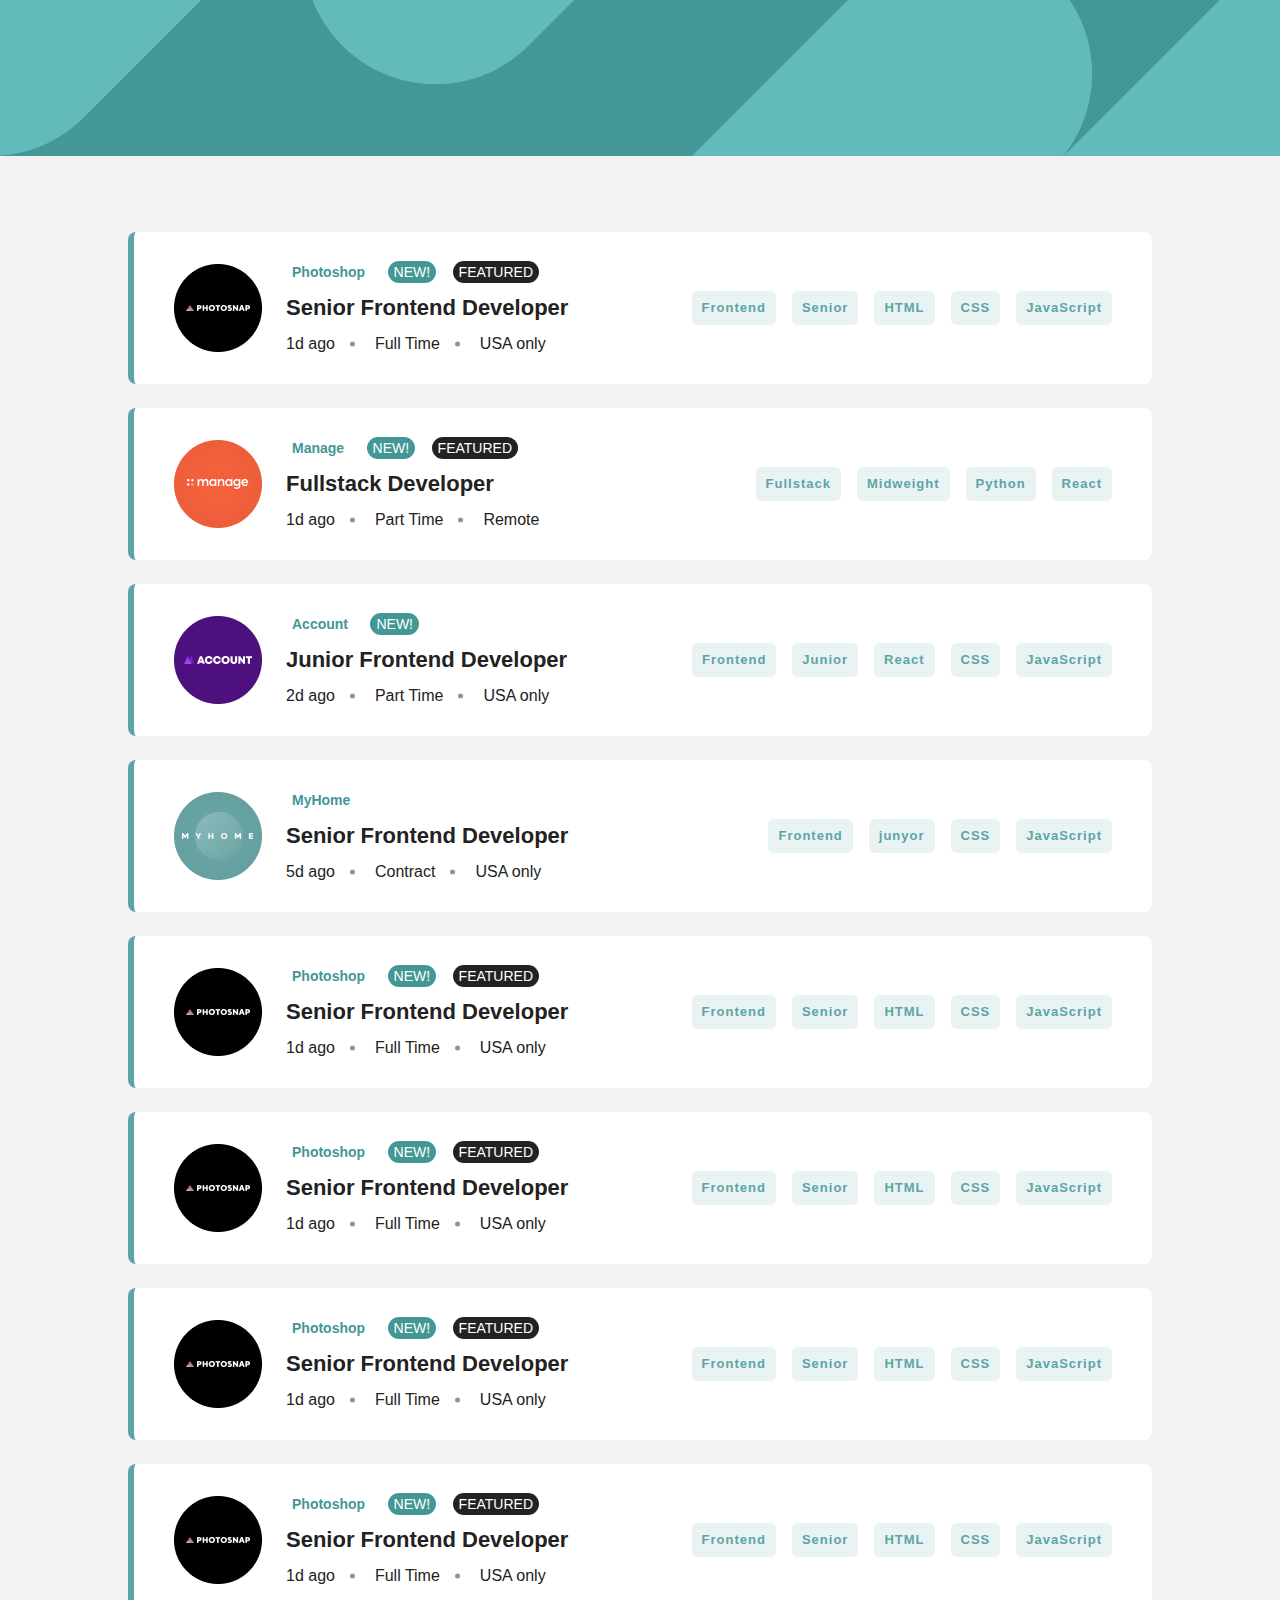
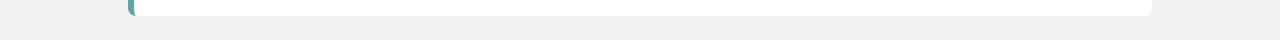
<file: index.html>
<!DOCTYPE html>
<html lang="uz">

<head>
  <meta charset="UTF-8">
  <meta http-equiv="X-UA-Compatible" content="IE=edge">
  <meta name="viewport" content="width=device-width, initial-scale=1.0">
  <title>Document</title>
  <link rel="stylesheet" href="./css/normalize.css">
  <link rel="stylesheet" href="./css/stayl.css">
</head>

<body>
  <header class="sait__header">
    <div class="sait__header-container container">

    </div>
  </header>

  <main class="sait__main">
    <!-- <h1>main job list heading</h1> -->
    <div class="sait__main-container container">
      <!-- box -->
      <div class="sait__main-user-box">
        <img class="main__user-img-logo" src="./img/Group 9.png" alt="job list logo" width="88" height="88">
        <div class="main-user-job-sikl-box">
          <div class="user-job-list">
            <span class="job-list-item">Photoshop</span>
            <span class="job-list-item bluv">NEW!</span>
            <span class="job-list-item bleck">FEATURED</span>
          </div>
          <h2 class="job-list-titel">Senior Frontend Developer</h2>
          <ul class="job-contract-list">
            <li class="contract-list-item">1d ago</li>
            <li class="contract-list-item">Full Time</li>
            <li class="contract-list-item">USA only</li>
          </ul>
        </div>
        <ul class="main-user-tehnalogia-list">
          <li class="tehnalogia-list-item">Frontend</li>
          <li class="tehnalogia-list-item">Senior</li>
          <li class="tehnalogia-list-item">HTML</li>
          <li class="tehnalogia-list-item">CSS</li>
          <li class="tehnalogia-list-item">JavaScript</li>
        </ul>

      </div>

      <!-- box  -->
      <div class="sait__main-user-box">
        <img class="main__user-img-logo" src="./img/Group 9 (1).png" alt="job list logo" width="88" height="88">
        <div class="main-user-job-sikl-box">
          <div class="user-job-list">
            <span class="job-list-item">Manage</span>
            <span class="job-list-item bluv">NEW!</span>
            <span class="job-list-item bleck">FEATURED</span>
          </div>
          <h2 class="job-list-titel">Fullstack Developer</h2>
          <ul class="job-contract-list">
            <li class="contract-list-item">1d ago</li>
            <li class="contract-list-item">Part Time</li>
            <li class="contract-list-item">Remote</li>
          </ul>
        </div>
        <ul class="main-user-tehnalogia-list">
          <li class="tehnalogia-list-item">Fullstack</li>
          <li class="tehnalogia-list-item">Midweight</li>
          <li class="tehnalogia-list-item">Python</li>
          <li class="tehnalogia-list-item">React</li>
        </ul>

      </div>

      <!-- box -->
      <div class="sait__main-user-box">
        <img class="main__user-img-logo" src="./img/Group 9 (2).png" alt="job list logo" width="88" height="88">
        <div class="main-user-job-sikl-box">
          <div class="user-job-list">
            <span class="job-list-item">Account</span>
            <span class="job-list-item bluv">NEW!</span>
          </div>
          <h2 class="job-list-titel">Junior Frontend Developer </h2>
          <ul class="job-contract-list">
            <li class="contract-list-item">2d ago</li>
            <li class="contract-list-item">Part Time</li>
            <li class="contract-list-item">USA only</li>
          </ul>
        </div>
        <ul class="main-user-tehnalogia-list">
          <li class="tehnalogia-list-item">Frontend</li>
          <li class="tehnalogia-list-item">Junior</li>
          <li class="tehnalogia-list-item">React</li>
          <li class="tehnalogia-list-item">CSS</li>
          <li class="tehnalogia-list-item">JavaScript</li>
        </ul>

      </div>

      <!-- box -->

      <div class="sait__main-user-box">
        <img class="main__user-img-logo" src="./img/Group 9 (3).png" alt="job list logo" width="88" height="88">
        <div class="main-user-job-sikl-box">
          <div class="user-job-list">
            <span class="job-list-item">MyHome</span>
          </div>
          <h2 class="job-list-titel">Senior Frontend Developer</h2>
          <ul class="job-contract-list">
            <li class="contract-list-item">5d ago</li>
            <li class="contract-list-item">Contract</li>
            <li class="contract-list-item">USA only</li>
          </ul>
        </div>
        <ul class="main-user-tehnalogia-list">
          <li class="tehnalogia-list-item">Frontend</li>
          <li class="tehnalogia-list-item">junyor</li>
          <li class="tehnalogia-list-item">CSS</li>
          <li class="tehnalogia-list-item">JavaScript</li>
        </ul>

      </div>

      <!-- box -->

      <div class="sait__main-user-box">
        <img class="main__user-img-logo" src="./img/Group 9.png" alt="job list logo" width="88" height="88">
        <div class="main-user-job-sikl-box">
          <div class="user-job-list">
            <span class="job-list-item">Photoshop</span>
            <span class="job-list-item bluv">NEW!</span>
            <span class="job-list-item bleck">FEATURED</span>
          </div>
          <h2 class="job-list-titel">Senior Frontend Developer</h2>
          <ul class="job-contract-list">
            <li class="contract-list-item">1d ago</li>
            <li class="contract-list-item">Full Time</li>
            <li class="contract-list-item">USA only</li>
          </ul>
        </div>
        <ul class="main-user-tehnalogia-list">
          <li class="tehnalogia-list-item">Frontend</li>
          <li class="tehnalogia-list-item">Senior</li>
          <li class="tehnalogia-list-item">HTML</li>
          <li class="tehnalogia-list-item">CSS</li>
          <li class="tehnalogia-list-item">JavaScript</li>
        </ul>

      </div>

      <!-- box -->

      <div class="sait__main-user-box">
        <img class="main__user-img-logo" src="./img/Group 9.png" alt="job list logo" width="88" height="88">
        <div class="main-user-job-sikl-box">
          <div class="user-job-list">
            <span class="job-list-item">Photoshop</span>
            <span class="job-list-item bluv">NEW!</span>
            <span class="job-list-item bleck">FEATURED</span>
          </div>
          <h2 class="job-list-titel">Senior Frontend Developer</h2>
          <ul class="job-contract-list">
            <li class="contract-list-item">1d ago</li>
            <li class="contract-list-item">Full Time</li>
            <li class="contract-list-item">USA only</li>
          </ul>
        </div>
        <ul class="main-user-tehnalogia-list">
          <li class="tehnalogia-list-item">Frontend</li>
          <li class="tehnalogia-list-item">Senior</li>
          <li class="tehnalogia-list-item">HTML</li>
          <li class="tehnalogia-list-item">CSS</li>
          <li class="tehnalogia-list-item">JavaScript</li>
        </ul>

      </div>

      <!-- box -->

      <div class="sait__main-user-box">
        <img class="main__user-img-logo" src="./img/Group 9.png" alt="job list logo" width="88" height="88">
        <div class="main-user-job-sikl-box">
          <div class="user-job-list">
            <span class="job-list-item">Photoshop</span>
            <span class="job-list-item bluv">NEW!</span>
            <span class="job-list-item bleck">FEATURED</span>
          </div>
          <h2 class="job-list-titel">Senior Frontend Developer</h2>
          <ul class="job-contract-list">
            <li class="contract-list-item">1d ago</li>
            <li class="contract-list-item">Full Time</li>
            <li class="contract-list-item">USA only</li>
          </ul>
        </div>
        <ul class="main-user-tehnalogia-list">
          <li class="tehnalogia-list-item">Frontend</li>
          <li class="tehnalogia-list-item">Senior</li>
          <li class="tehnalogia-list-item">HTML</li>
          <li class="tehnalogia-list-item">CSS</li>
          <li class="tehnalogia-list-item">JavaScript</li>
        </ul>

      </div>

      <!-- box -->

      <div class="sait__main-user-box">
        <img class="main__user-img-logo" src="./img/Group 9.png" alt="job list logo" width="88" height="88">
        <div class="main-user-job-sikl-box">
          <div class="user-job-list">
            <span class="job-list-item">Photoshop</span>
            <span class="job-list-item bluv">NEW!</span>
            <span class="job-list-item bleck">FEATURED</span>
          </div>
          <h2 class="job-list-titel">Senior Frontend Developer</h2>
          <ul class="job-contract-list">
            <li class="contract-list-item">1d ago</li>
            <li class="contract-list-item">Full Time</li>
            <li class="contract-list-item">USA only</li>
          </ul>
        </div>
        <ul class="main-user-tehnalogia-list">
          <li class="tehnalogia-list-item">Frontend</li>
          <li class="tehnalogia-list-item">Senior</li>
          <li class="tehnalogia-list-item">HTML</li>
          <li class="tehnalogia-list-item">CSS</li>
          <li class="tehnalogia-list-item">JavaScript</li>
        </ul>

      </div>
    </div>
  </main>


</body>

</html>
</file>
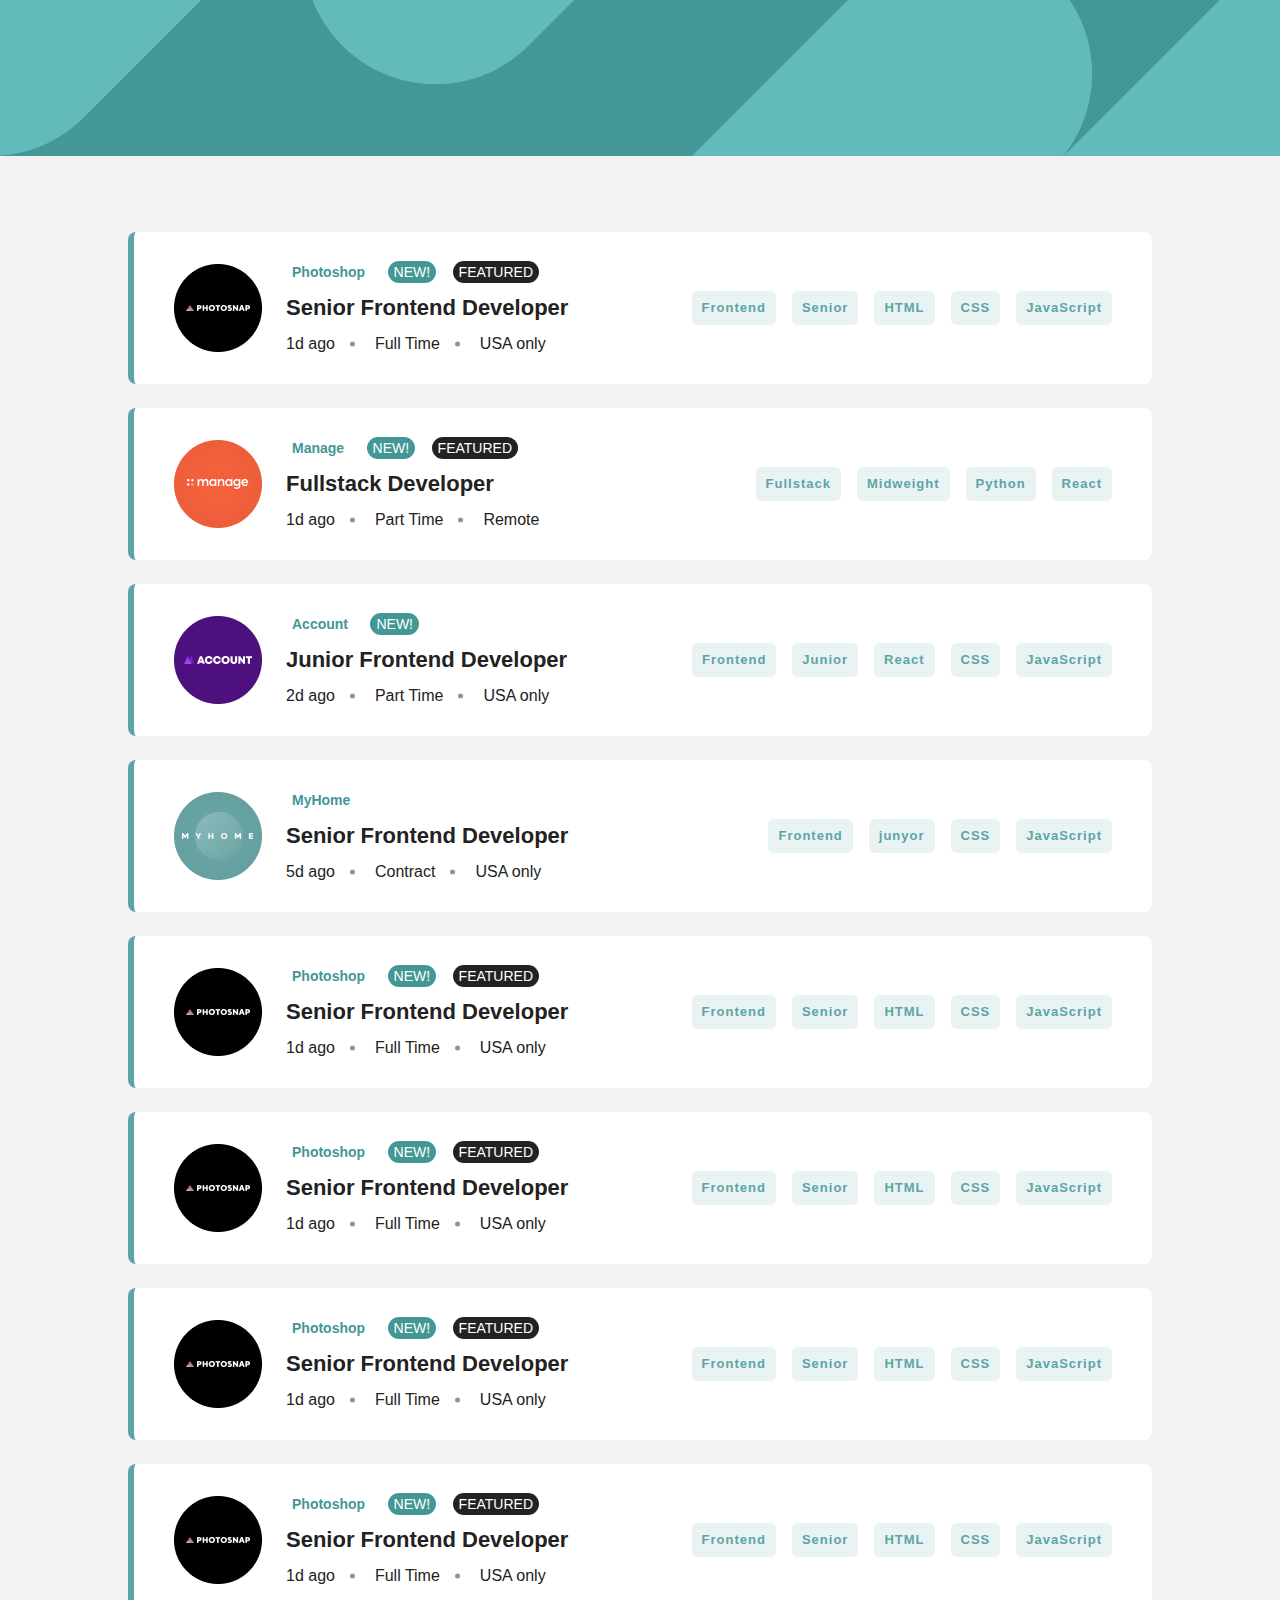
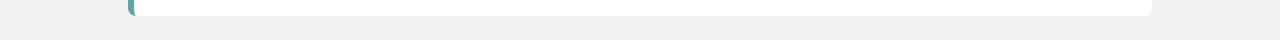
<file: joblist-index.html>
<!DOCTYPE html>
<html lang="uz">

<head>
  <meta charset="UTF-8">
  <meta http-equiv="X-UA-Compatible" content="IE=edge">
  <meta name="viewport" content="width=device-width, initial-scale=1.0">
  <title>Document</title>
  <link rel="stylesheet" href="./css/normalize.css">
  <link rel="stylesheet" href="./css/stayil.css">
</head>

<body>
  <header class="sait__header">
    <div class="sait__header-container container">

    </div>
  </header>

  <main class="sait__main">
    <!-- <h1>main job list heading</h1> -->
    <div class="sait__main-container container">
      <!-- box -->
      <div class="sait__main-user-box">
        <img class="main__user-img-logo" src="./img/Group 9.png" alt="job list logo" width="88" height="88">
        <div class="main-user-job-sikl-box">
          <div class="user-job-list">
            <span class="job-list-item">Photoshop</span>
            <span class="job-list-item bluv">NEW!</span>
            <span class="job-list-item bleck">FEATURED</span>
          </div>
          <h2 class="job-list-titel">Senior Frontend Developer</h2>
          <ul class="job-contract-list">
            <li class="contract-list-item">1d ago</li>
            <li class="contract-list-item">Full Time</li>
            <li class="contract-list-item">USA only</li>
          </ul>
        </div>
        <ul class="main-user-tehnalogia-list">
          <li class="tehnalogia-list-item">Frontend</li>
          <li class="tehnalogia-list-item">Senior</li>
          <li class="tehnalogia-list-item">HTML</li>
          <li class="tehnalogia-list-item">CSS</li>
          <li class="tehnalogia-list-item">JavaScript</li>
        </ul>

      </div>

      <!-- box  -->
      <div class="sait__main-user-box">
        <img class="main__user-img-logo" src="./img/Group 9 (1).png" alt="job list logo" width="88" height="88">
        <div class="main-user-job-sikl-box">
          <div class="user-job-list">
            <span class="job-list-item">Manage</span>
            <span class="job-list-item bluv">NEW!</span>
            <span class="job-list-item bleck">FEATURED</span>
          </div>
          <h2 class="job-list-titel">Fullstack Developer</h2>
          <ul class="job-contract-list">
            <li class="contract-list-item">1d ago</li>
            <li class="contract-list-item">Part Time</li>
            <li class="contract-list-item">Remote</li>
          </ul>
        </div>
        <ul class="main-user-tehnalogia-list">
          <li class="tehnalogia-list-item">Fullstack</li>
          <li class="tehnalogia-list-item">Midweight</li>
          <li class="tehnalogia-list-item">Python</li>
          <li class="tehnalogia-list-item">React</li>
        </ul>

      </div>

      <!-- box -->
      <div class="sait__main-user-box">
        <img class="main__user-img-logo" src="./img/Group 9 (2).png" alt="job list logo" width="88" height="88">
        <div class="main-user-job-sikl-box">
          <div class="user-job-list">
            <span class="job-list-item">Account</span>
            <span class="job-list-item bluv">NEW!</span>
          </div>
          <h2 class="job-list-titel">Junior Frontend Developer </h2>
          <ul class="job-contract-list">
            <li class="contract-list-item">2d ago</li>
            <li class="contract-list-item">Part Time</li>
            <li class="contract-list-item">USA only</li>
          </ul>
        </div>
        <ul class="main-user-tehnalogia-list">
          <li class="tehnalogia-list-item">Frontend</li>
          <li class="tehnalogia-list-item">Junior</li>
          <li class="tehnalogia-list-item">React</li>
          <li class="tehnalogia-list-item">CSS</li>
          <li class="tehnalogia-list-item">JavaScript</li>
        </ul>

      </div>

      <!-- box -->

      <div class="sait__main-user-box">
        <img class="main__user-img-logo" src="./img/Group 9 (3).png" alt="job list logo" width="88" height="88">
        <div class="main-user-job-sikl-box">
          <div class="user-job-list">
            <span class="job-list-item">MyHome</span>
          </div>
          <h2 class="job-list-titel">Senior Frontend Developer</h2>
          <ul class="job-contract-list">
            <li class="contract-list-item">5d ago</li>
            <li class="contract-list-item">Contract</li>
            <li class="contract-list-item">USA only</li>
          </ul>
        </div>
        <ul class="main-user-tehnalogia-list">
          <li class="tehnalogia-list-item">Frontend</li>
          <li class="tehnalogia-list-item">junyor</li>
          <li class="tehnalogia-list-item">CSS</li>
          <li class="tehnalogia-list-item">JavaScript</li>
        </ul>

      </div>

      <!-- box -->

      <div class="sait__main-user-box">
        <img class="main__user-img-logo" src="./img/Group 9.png" alt="job list logo" width="88" height="88">
        <div class="main-user-job-sikl-box">
          <div class="user-job-list">
            <span class="job-list-item">Photoshop</span>
            <span class="job-list-item bluv">NEW!</span>
            <span class="job-list-item bleck">FEATURED</span>
          </div>
          <h2 class="job-list-titel">Senior Frontend Developer</h2>
          <ul class="job-contract-list">
            <li class="contract-list-item">1d ago</li>
            <li class="contract-list-item">Full Time</li>
            <li class="contract-list-item">USA only</li>
          </ul>
        </div>
        <ul class="main-user-tehnalogia-list">
          <li class="tehnalogia-list-item">Frontend</li>
          <li class="tehnalogia-list-item">Senior</li>
          <li class="tehnalogia-list-item">HTML</li>
          <li class="tehnalogia-list-item">CSS</li>
          <li class="tehnalogia-list-item">JavaScript</li>
        </ul>

      </div>

      <!-- box -->

      <div class="sait__main-user-box">
        <img class="main__user-img-logo" src="./img/Group 9.png" alt="job list logo" width="88" height="88">
        <div class="main-user-job-sikl-box">
          <div class="user-job-list">
            <span class="job-list-item">Photoshop</span>
            <span class="job-list-item bluv">NEW!</span>
            <span class="job-list-item bleck">FEATURED</span>
          </div>
          <h2 class="job-list-titel">Senior Frontend Developer</h2>
          <ul class="job-contract-list">
            <li class="contract-list-item">1d ago</li>
            <li class="contract-list-item">Full Time</li>
            <li class="contract-list-item">USA only</li>
          </ul>
        </div>
        <ul class="main-user-tehnalogia-list">
          <li class="tehnalogia-list-item">Frontend</li>
          <li class="tehnalogia-list-item">Senior</li>
          <li class="tehnalogia-list-item">HTML</li>
          <li class="tehnalogia-list-item">CSS</li>
          <li class="tehnalogia-list-item">JavaScript</li>
        </ul>

      </div>

      <!-- box -->

      <div class="sait__main-user-box">
        <img class="main__user-img-logo" src="./img/Group 9.png" alt="job list logo" width="88" height="88">
        <div class="main-user-job-sikl-box">
          <div class="user-job-list">
            <span class="job-list-item">Photoshop</span>
            <span class="job-list-item bluv">NEW!</span>
            <span class="job-list-item bleck">FEATURED</span>
          </div>
          <h2 class="job-list-titel">Senior Frontend Developer</h2>
          <ul class="job-contract-list">
            <li class="contract-list-item">1d ago</li>
            <li class="contract-list-item">Full Time</li>
            <li class="contract-list-item">USA only</li>
          </ul>
        </div>
        <ul class="main-user-tehnalogia-list">
          <li class="tehnalogia-list-item">Frontend</li>
          <li class="tehnalogia-list-item">Senior</li>
          <li class="tehnalogia-list-item">HTML</li>
          <li class="tehnalogia-list-item">CSS</li>
          <li class="tehnalogia-list-item">JavaScript</li>
        </ul>

      </div>

      <!-- box -->

      <div class="sait__main-user-box">
        <img class="main__user-img-logo" src="./img/Group 9.png" alt="job list logo" width="88" height="88">
        <div class="main-user-job-sikl-box">
          <div class="user-job-list">
            <span class="job-list-item">Photoshop</span>
            <span class="job-list-item bluv">NEW!</span>
            <span class="job-list-item bleck">FEATURED</span>
          </div>
          <h2 class="job-list-titel">Senior Frontend Developer</h2>
          <ul class="job-contract-list">
            <li class="contract-list-item">1d ago</li>
            <li class="contract-list-item">Full Time</li>
            <li class="contract-list-item">USA only</li>
          </ul>
        </div>
        <ul class="main-user-tehnalogia-list">
          <li class="tehnalogia-list-item">Frontend</li>
          <li class="tehnalogia-list-item">Senior</li>
          <li class="tehnalogia-list-item">HTML</li>
          <li class="tehnalogia-list-item">CSS</li>
          <li class="tehnalogia-list-item">JavaScript</li>
        </ul>

      </div>
    </div>
  </main>


</body>

</html>
</file>
<file: css/stayl.css>
:root{
  --background-bg:#fff;
  --text-color:#222;
  --text-color-white:#fff;
  --staily-color:#439797;
  --body-bg:#F2F2F2;
}
/* GLOBAL */
html{
  height: 100%;
  scroll-behavior: smooth;
  box-sizing: border-box;
}
*,
*::before,
*::after{
  box-sizing:inherit;
}

body{
  display: flex;
  flex-direction: column;
  height: 100%;
  padding: 0px;
  margin: 0px;
  font-family: "Arial",sans-serif;
  font-size: 16px;
  line-height: 1.5;
  background-color:var(--body-bg);
  color:var(--text-color);
}
img{
  max-width: 100%;
  height: auto;
}
/* CONTAINER */
.container{
  width: 100%;
  max-width: 1366px;
  padding-left: 128px;
  padding-right: 128px;
  margin: auto;
}
/* MAI-CONTANENT */


/* SAIT HEADER */
.sait__header {
}
.sait__header-container {
  width: 100%;
  height: 156px;
  background-color:var(--staily-color);
  background-image: url(../img/Group\ 25.png);
  background-size: cover;
  margin-bottom: 76px;
}

/* SAIT MAIN */
.sait__main {
  display: flex;
}
.sait__main-container {
  flex-grow: 1;
}

.sait__main-user-box {
  display: flex;
  align-items: center;
  width: 100%;
  height: 152px;
  background-color:var(--background-bg);
  border-left: 6px solid #5CA5A5;
  border-radius:8px;
  margin-bottom: 24px;
}
.main__user-img-logo {
  width: 88px;
  height: 88px;
  margin: 32px 24px 32px 40px;
}

.user-job-list {
  display: inline-block;
  margin-bottom: 12px;

}
.job-list-item {
  margin-right: 12px;
  font-family: 'spartan',sans-serif;
  font-size: 14px;
  line-height: 15px;
  font-weight: 700;
  color:var(--staily-color);
  padding: 3px 6px;
  border-radius: 20px;
}
.bluv {
  color:var(--text-color-white);
  background-color:var(--staily-color);
  font-weight: 500;
}
.bleck {
  background-color:var(--text-color);
  color:var(--text-color-white);
  font-weight: 500;
}
.job-list-titel {
  font-family:sans-serif;
  font-size: 22px;
  line-height: 24px;
  font-weight: 700;
  margin: 0px;
  padding: 0px;
  margin-bottom: 12px;
}
.job-contract-list {
  display: flex;
  list-style: none;
  margin: 0px;
  padding: 0px;


}
.contract-list-item {
  font-size: 16px;
  font-weight: 500;
  font-family: sans-serif;
  line-height: 24px;
}
.contract-list-item:not(:last-child){
  margin-right: 40px;
  position: relative;
}
.contract-list-item:not(:last-child)::after{
  position: absolute;
  content: "";
  width: 5px;
  height: 5px;
  border-radius:50%;
  transform: translateY(-50%);
  top: 50%;
  background-color:rgb(147, 147, 147);
  right:-20px;
}
.main-user-tehnalogia-list {
  display: flex;
  justify-content: flex-end;
  flex-grow: 1;
  list-style: none;
  margin-right: 40px;


}
.tehnalogia-list-item {
  padding: 5px 10px;
  background-color:#5ca5a522;
  border-radius:6px;
  color:#5CA5A5;
  font-size: 13px;
  font-weight: 700;
  line-height: 24px;
  letter-spacing: 1px;
  font-size: sans-serif;


}
.tehnalogia-list-item:not(:last-child){
  margin-right: 16px;
}
</file>
<file: css/stayil.css>
:root{
  --background-bg:#fff;
  --text-color:#222;
  --text-color-white:#fff;
  --staily-color:#439797;
  --body-bg:#F2F2F2;
}
/* GLOBAL */
html{
  height: 100%;
  scroll-behavior: smooth;
  box-sizing: border-box;
}
*,
*::before,
*::after{
  box-sizing:inherit;
}

body{
  display: flex;
  flex-direction: column;
  height: 100%;
  padding: 0px;
  margin: 0px;
  font-family: "Arial",sans-serif;
  font-size: 16px;
  line-height: 1.5;
  background-color:var(--body-bg);
  color:var(--text-color);
}
img{
  max-width: 100%;
  height: auto;
}
/* CONTAINER */
.container{
  width: 100%;
  max-width: 1366px;
  padding-left: 128px;
  padding-right: 128px;
  margin: auto;
}
/* MAI-CONTANENT */


/* SAIT HEADER */
.sait__header {
}
.sait__header-container {
  width: 100%;
  height: 156px;
  background-color:var(--staily-color);
  background-image: url(../img/Group\ 25.png);
  background-size: cover;
  margin-bottom: 76px;
}

/* SAIT MAIN */
.sait__main {
  display: flex;
}
.sait__main-container {
  flex-grow: 1;
}

.sait__main-user-box {
  display: flex;
  align-items: center;
  width: 100%;
  height: 152px;
  background-color:var(--background-bg);
  border-left: 6px solid #5CA5A5;
  border-radius:8px;
  margin-bottom: 24px;
}
.main__user-img-logo {
  width: 88px;
  height: 88px;
  margin: 32px 24px 32px 40px;
}

.user-job-list {
  display: inline-block;
  margin-bottom: 12px;

}
.job-list-item {
  margin-right: 12px;
  font-family: 'spartan',sans-serif;
  font-size: 14px;
  line-height: 15px;
  font-weight: 700;
  color:var(--staily-color);
  padding: 3px 6px;
  border-radius: 20px;
}
.bluv {
  color:var(--text-color-white);
  background-color:var(--staily-color);
  font-weight: 500;
}
.bleck {
  background-color:var(--text-color);
  color:var(--text-color-white);
  font-weight: 500;
}
.job-list-titel {
  font-family:sans-serif;
  font-size: 22px;
  line-height: 24px;
  font-weight: 700;
  margin: 0px;
  padding: 0px;
  margin-bottom: 12px;
}
.job-contract-list {
  display: flex;
  list-style: none;
  margin: 0px;
  padding: 0px;


}
.contract-list-item {
  font-size: 16px;
  font-weight: 500;
  font-family: sans-serif;
  line-height: 24px;
}
.contract-list-item:not(:last-child){
  margin-right: 40px;
  position: relative;
}
.contract-list-item:not(:last-child)::after{
  position: absolute;
  content: "";
  width: 5px;
  height: 5px;
  border-radius:50%;
  transform: translateY(-50%);
  top: 50%;
  background-color:rgb(147, 147, 147);
  right:-20px;
}
.main-user-tehnalogia-list {
  display: flex;
  justify-content: flex-end;
  flex-grow: 1;
  list-style: none;
  margin-right: 40px;


}
.tehnalogia-list-item {
  padding: 5px 10px;
  background-color:#5ca5a522;
  border-radius:6px;
  color:#5CA5A5;
  font-size: 13px;
  font-weight: 700;
  line-height: 24px;
  letter-spacing: 1px;
  font-size: sans-serif;


}
.tehnalogia-list-item:not(:last-child){
  margin-right: 16px;
}
</file>
